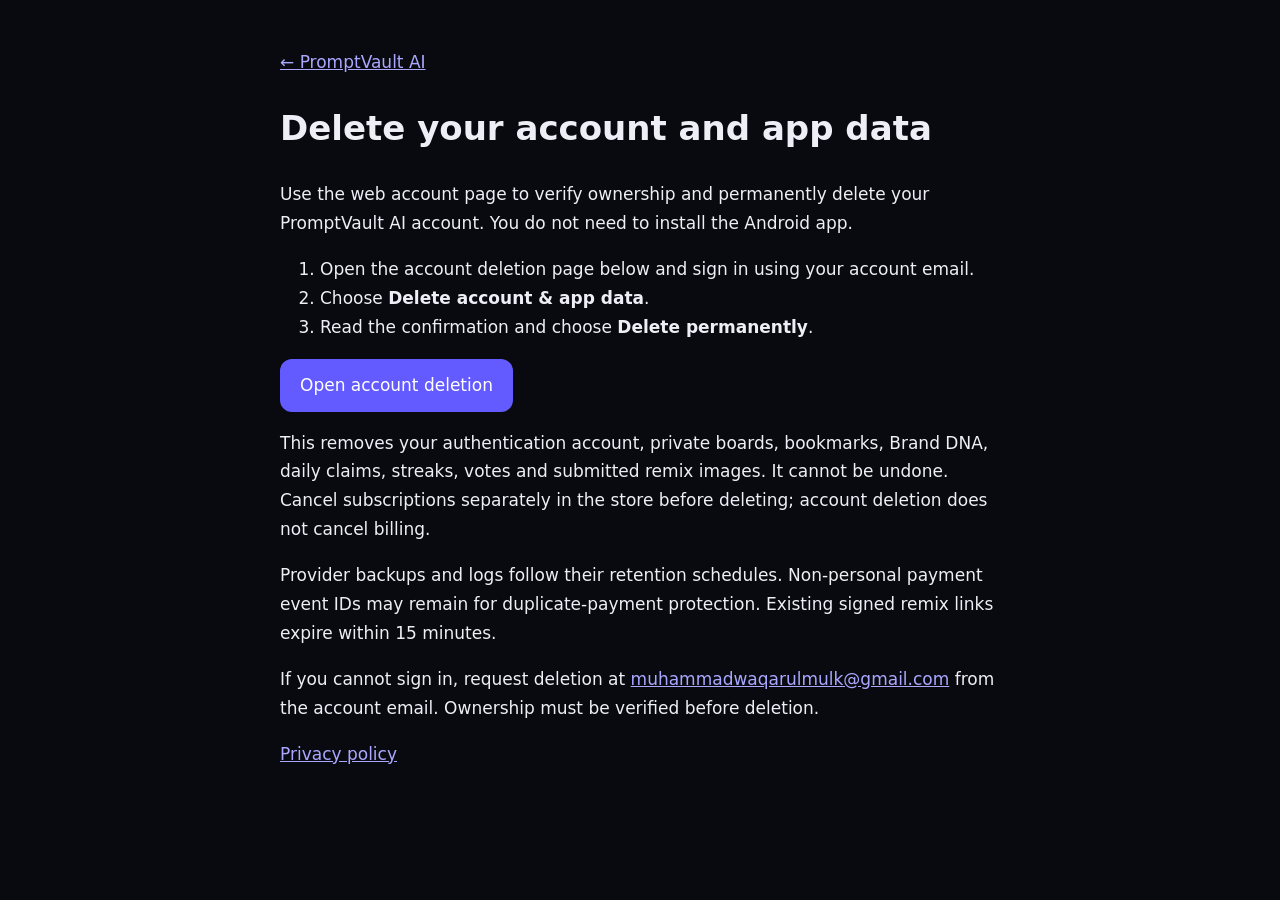
<file: web/delete-account.html>
<!doctype html><html lang="en"><meta charset="utf-8"><meta name="viewport" content="width=device-width,initial-scale=1"><title>Delete PromptVault AI account</title><style>body{max-width:720px;margin:48px auto;padding:0 24px;background:#090a10;color:#eeeef6;font:17px/1.7 system-ui}a{color:#aaa7ff}.button{display:inline-block;background:#635bff;color:white;padding:12px 20px;border-radius:12px;text-decoration:none}</style><main>
<a href="/">← PromptVault AI</a><h1>Delete your account and app data</h1>
<p>Use the web account page to verify ownership and permanently delete your PromptVault AI account. You do not need to install the Android app.</p>
<ol><li>Open the account deletion page below and sign in using your account email.</li><li>Choose <strong>Delete account &amp; app data</strong>.</li><li>Read the confirmation and choose <strong>Delete permanently</strong>.</li></ol>
<p><a class="button" href="/#/delete-account">Open account deletion</a></p>
<p>This removes your authentication account, private boards, bookmarks, Brand DNA, daily claims, streaks, votes and submitted remix images. It cannot be undone. Cancel subscriptions separately in the store before deleting; account deletion does not cancel billing.</p>
<p>Provider backups and logs follow their retention schedules. Non-personal payment event IDs may remain for duplicate-payment protection. Existing signed remix links expire within 15 minutes.</p>
<p>If you cannot sign in, request deletion at <a href="mailto:muhammadwaqarulmulk@gmail.com?subject=PromptVault%20AI%20account%20deletion">muhammadwaqarulmulk@gmail.com</a> from the account email. Ownership must be verified before deletion.</p><a href="/privacy.html">Privacy policy</a></main></html>
</file>
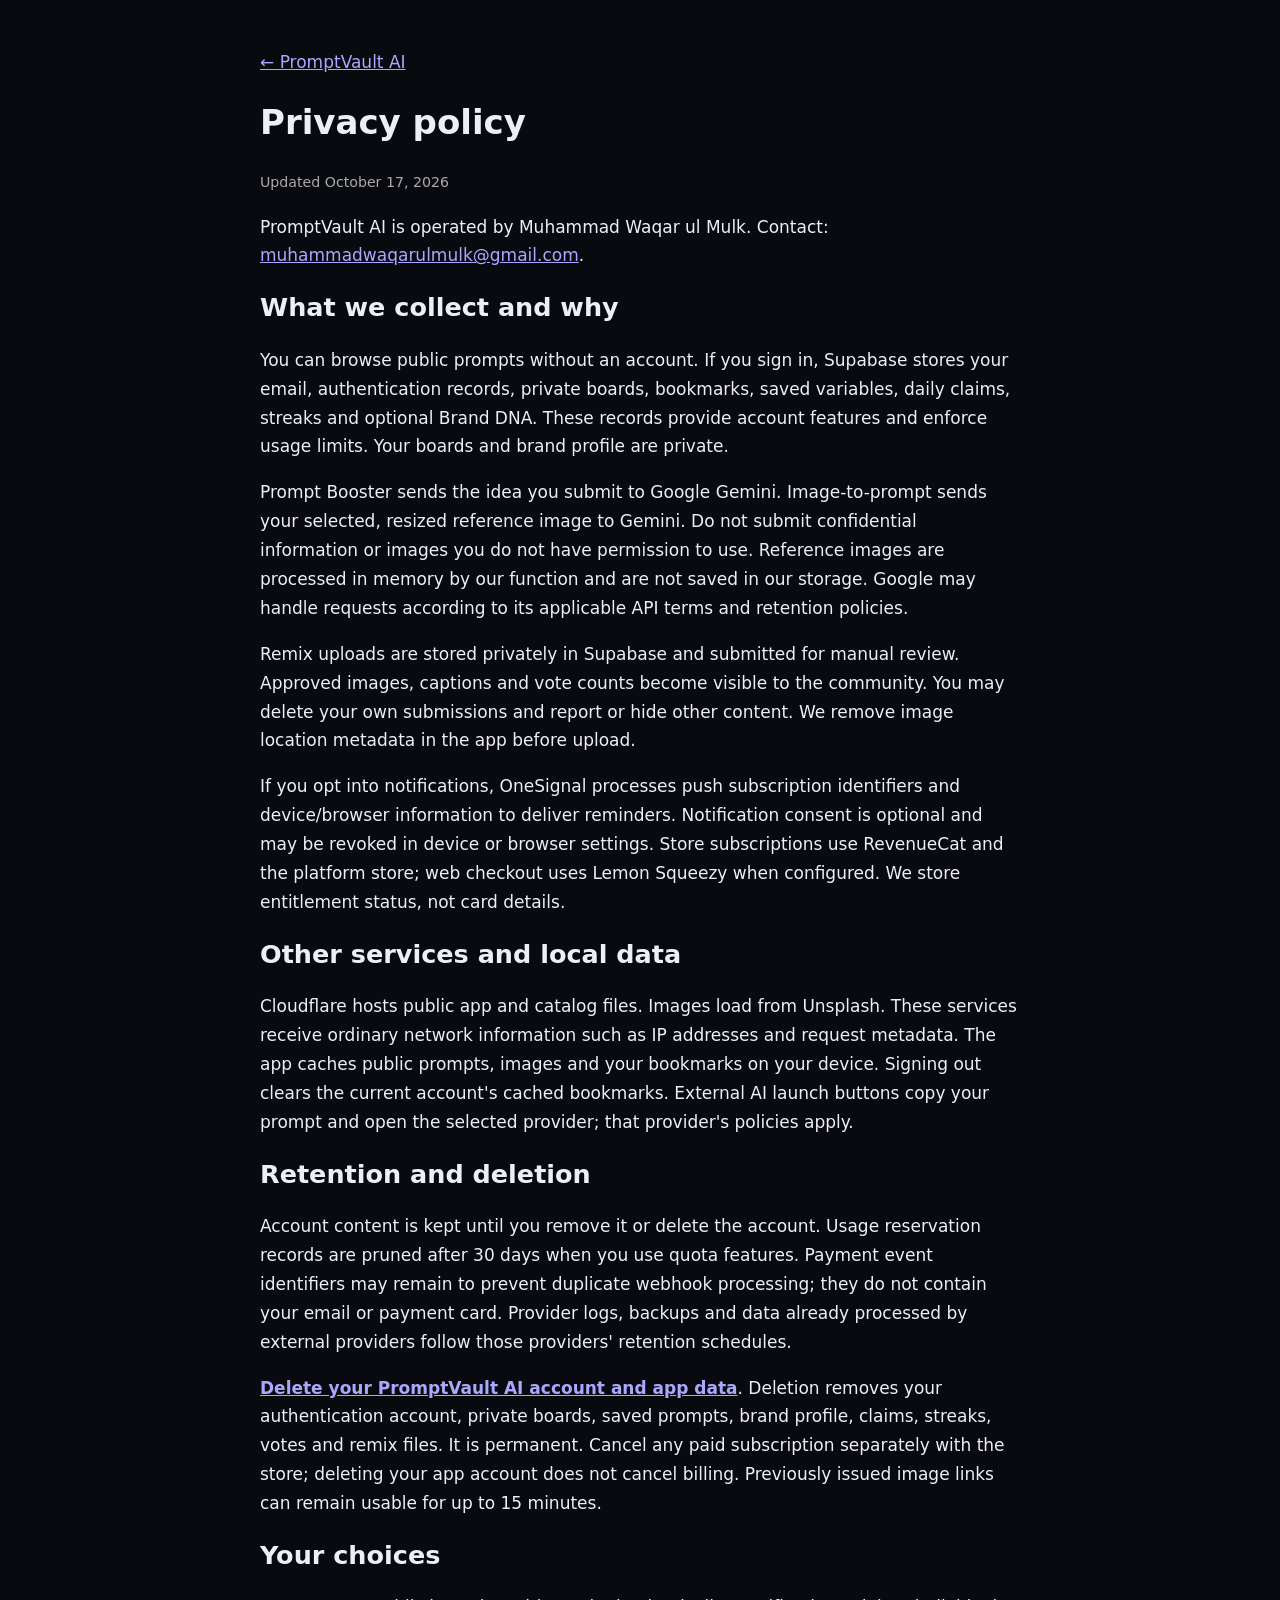
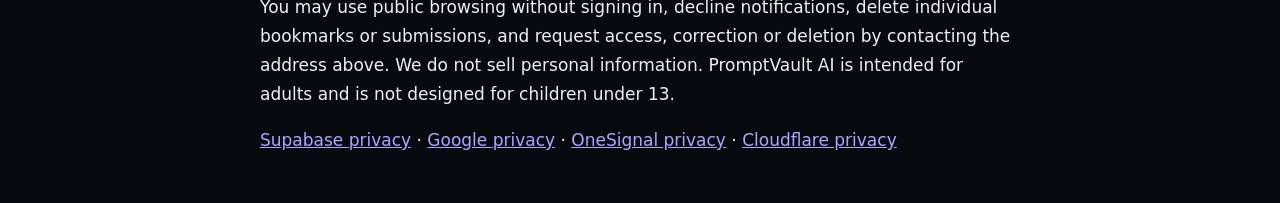
<file: web/privacy.html>
<!doctype html><html lang="en"><meta charset="utf-8"><meta name="viewport" content="width=device-width,initial-scale=1"><title>PromptVault AI · Privacy</title><style>body{max-width:760px;margin:48px auto;padding:0 24px;background:#090a10;color:#eeeef6;font:17px/1.7 system-ui}a{color:#aaa7ff}h1,h2{line-height:1.3}small{color:#aaa}</style><main>
<a href="/">← PromptVault AI</a><h1>Privacy policy</h1><small>Updated October 17, 2026</small>
<p>PromptVault AI is operated by Muhammad Waqar ul Mulk. Contact: <a href="mailto:muhammadwaqarulmulk@gmail.com">muhammadwaqarulmulk@gmail.com</a>.</p>
<h2>What we collect and why</h2><p>You can browse public prompts without an account. If you sign in, Supabase stores your email, authentication records, private boards, bookmarks, saved variables, daily claims, streaks and optional Brand DNA. These records provide account features and enforce usage limits. Your boards and brand profile are private.</p>
<p>Prompt Booster sends the idea you submit to Google Gemini. Image-to-prompt sends your selected, resized reference image to Gemini. Do not submit confidential information or images you do not have permission to use. Reference images are processed in memory by our function and are not saved in our storage. Google may handle requests according to its applicable API terms and retention policies.</p>
<p>Remix uploads are stored privately in Supabase and submitted for manual review. Approved images, captions and vote counts become visible to the community. You may delete your own submissions and report or hide other content. We remove image location metadata in the app before upload.</p>
<p>If you opt into notifications, OneSignal processes push subscription identifiers and device/browser information to deliver reminders. Notification consent is optional and may be revoked in device or browser settings. Store subscriptions use RevenueCat and the platform store; web checkout uses Lemon Squeezy when configured. We store entitlement status, not card details.</p>
<h2>Other services and local data</h2><p>Cloudflare hosts public app and catalog files. Images load from Unsplash. These services receive ordinary network information such as IP addresses and request metadata. The app caches public prompts, images and your bookmarks on your device. Signing out clears the current account's cached bookmarks. External AI launch buttons copy your prompt and open the selected provider; that provider's policies apply.</p>
<h2>Retention and deletion</h2><p>Account content is kept until you remove it or delete the account. Usage reservation records are pruned after 30 days when you use quota features. Payment event identifiers may remain to prevent duplicate webhook processing; they do not contain your email or payment card. Provider logs, backups and data already processed by external providers follow those providers' retention schedules.</p>
<p><strong><a href="/delete-account.html">Delete your PromptVault AI account and app data</a></strong>. Deletion removes your authentication account, private boards, saved prompts, brand profile, claims, streaks, votes and remix files. It is permanent. Cancel any paid subscription separately with the store; deleting your app account does not cancel billing. Previously issued image links can remain usable for up to 15 minutes.</p>
<h2>Your choices</h2><p>You may use public browsing without signing in, decline notifications, delete individual bookmarks or submissions, and request access, correction or deletion by contacting the address above. We do not sell personal information. PromptVault AI is intended for adults and is not designed for children under 13.</p>
<p><a href="https://supabase.com/privacy">Supabase privacy</a> · <a href="https://policies.google.com/privacy">Google privacy</a> · <a href="https://onesignal.com/privacy_policy">OneSignal privacy</a> · <a href="https://www.cloudflare.com/privacypolicy/">Cloudflare privacy</a></p>
</main></html>
</file>
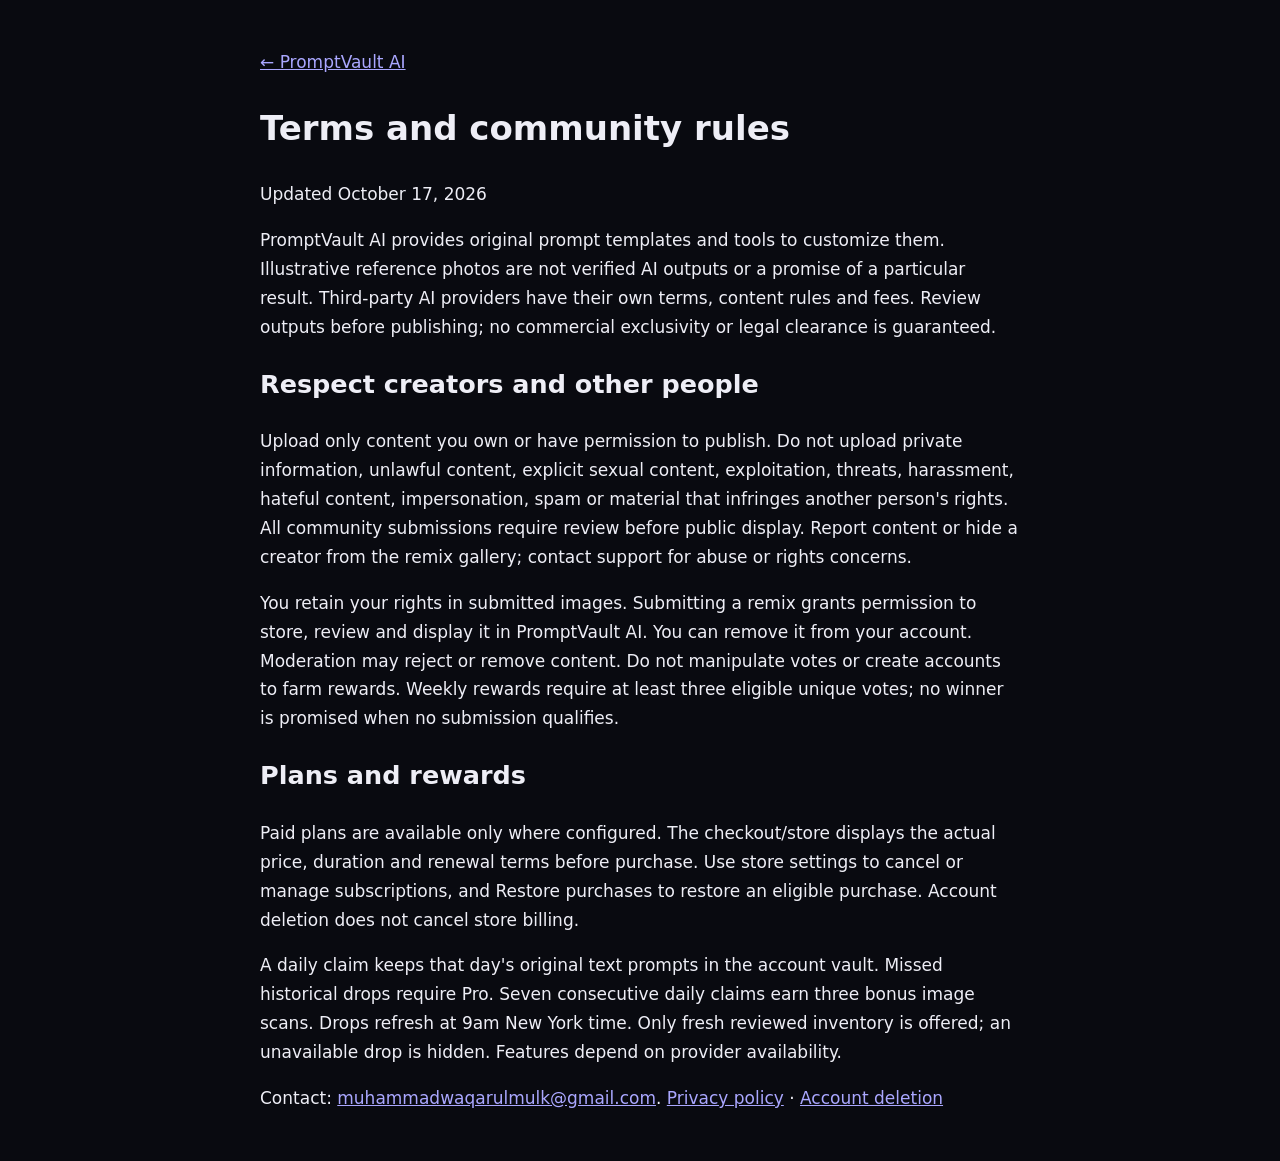
<file: web/terms.html>
<!doctype html><html lang="en"><meta charset="utf-8"><meta name="viewport" content="width=device-width,initial-scale=1"><title>PromptVault AI · Terms and community rules</title><style>body{max-width:760px;margin:48px auto;padding:0 24px;background:#090a10;color:#eeeef6;font:17px/1.7 system-ui}a{color:#aaa7ff}</style><main>
<a href="/">← PromptVault AI</a><h1>Terms and community rules</h1><p>Updated October 17, 2026</p>
<p>PromptVault AI provides original prompt templates and tools to customize them. Illustrative reference photos are not verified AI outputs or a promise of a particular result. Third-party AI providers have their own terms, content rules and fees. Review outputs before publishing; no commercial exclusivity or legal clearance is guaranteed.</p>
<h2>Respect creators and other people</h2><p>Upload only content you own or have permission to publish. Do not upload private information, unlawful content, explicit sexual content, exploitation, threats, harassment, hateful content, impersonation, spam or material that infringes another person's rights. All community submissions require review before public display. Report content or hide a creator from the remix gallery; contact support for abuse or rights concerns.</p>
<p>You retain your rights in submitted images. Submitting a remix grants permission to store, review and display it in PromptVault AI. You can remove it from your account. Moderation may reject or remove content. Do not manipulate votes or create accounts to farm rewards. Weekly rewards require at least three eligible unique votes; no winner is promised when no submission qualifies.</p>
<h2>Plans and rewards</h2><p>Paid plans are available only where configured. The checkout/store displays the actual price, duration and renewal terms before purchase. Use store settings to cancel or manage subscriptions, and Restore purchases to restore an eligible purchase. Account deletion does not cancel store billing.</p>
<p>A daily claim keeps that day's original text prompts in the account vault. Missed historical drops require Pro. Seven consecutive daily claims earn three bonus image scans. Drops refresh at 9am New York time. Only fresh reviewed inventory is offered; an unavailable drop is hidden. Features depend on provider availability.</p>
<p>Contact: <a href="mailto:muhammadwaqarulmulk@gmail.com">muhammadwaqarulmulk@gmail.com</a>. <a href="/privacy.html">Privacy policy</a> · <a href="/delete-account.html">Account deletion</a></p>
</main></html>
</file>
